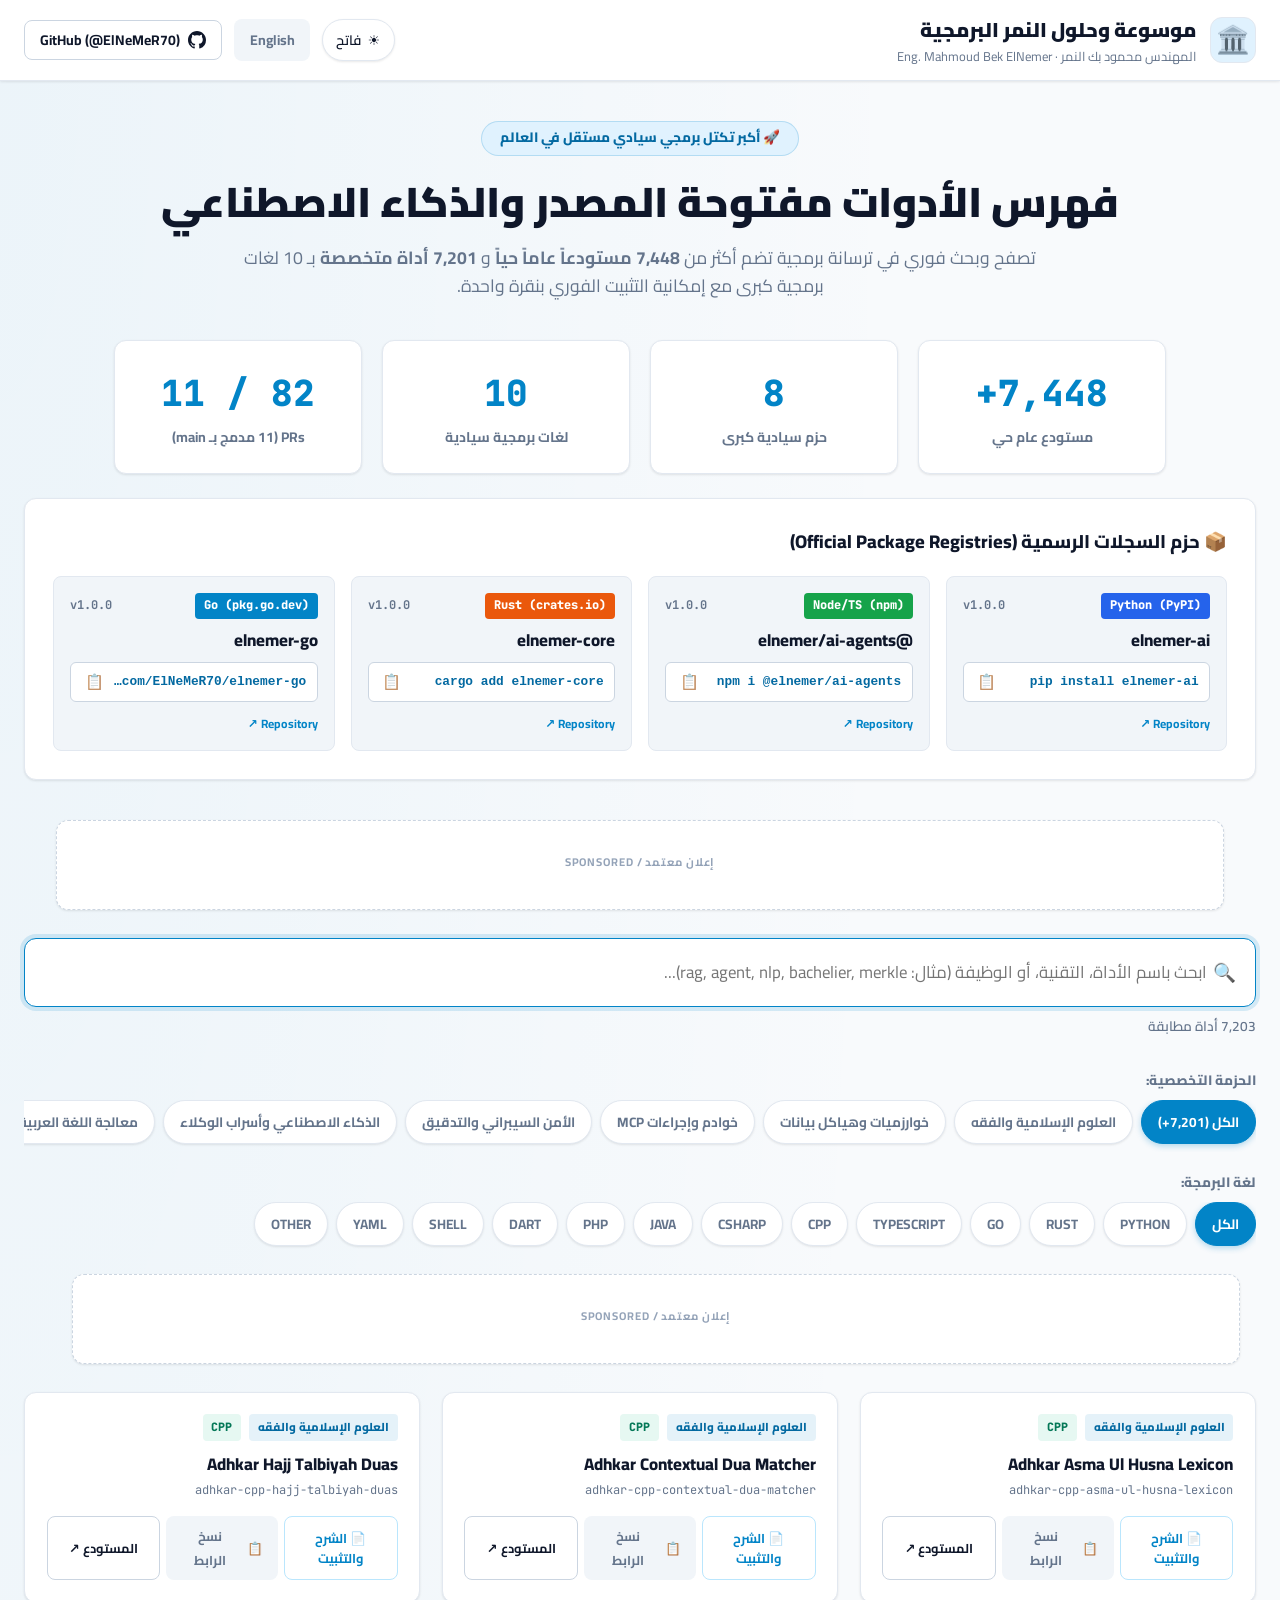
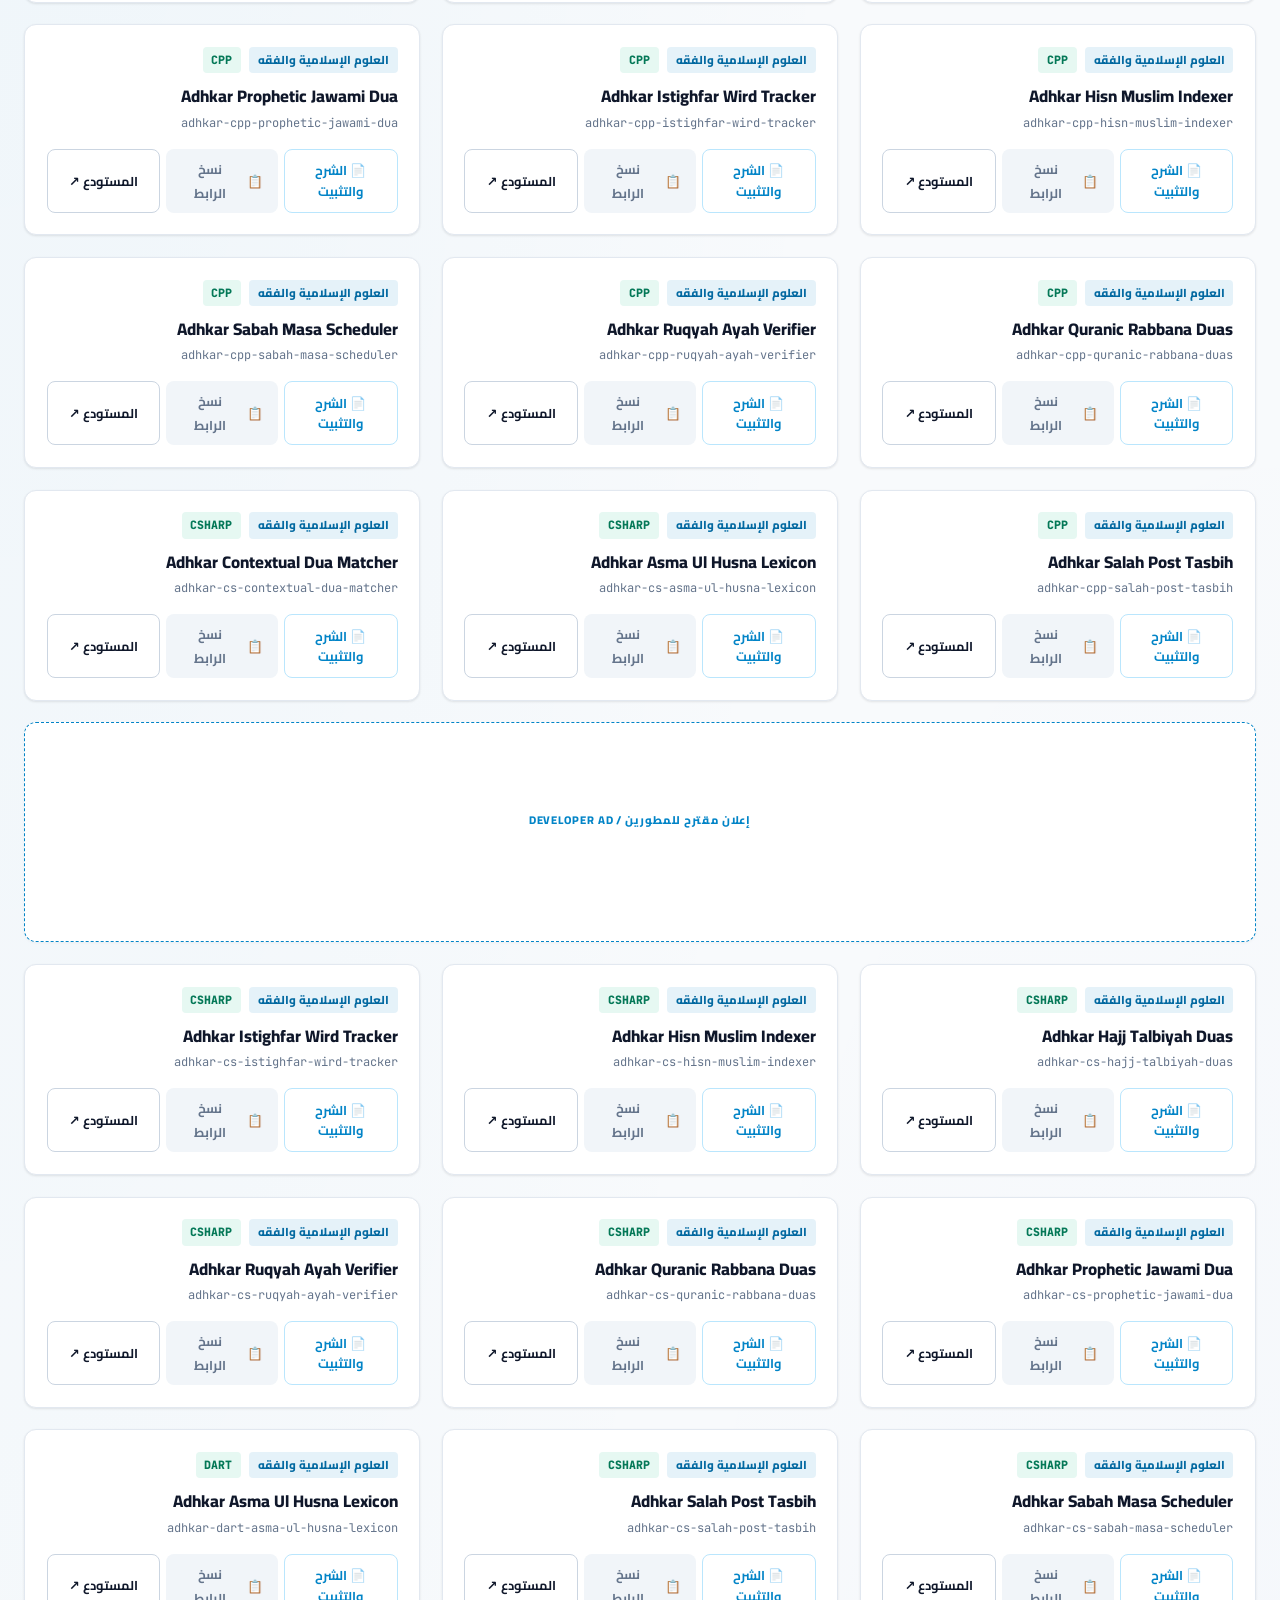
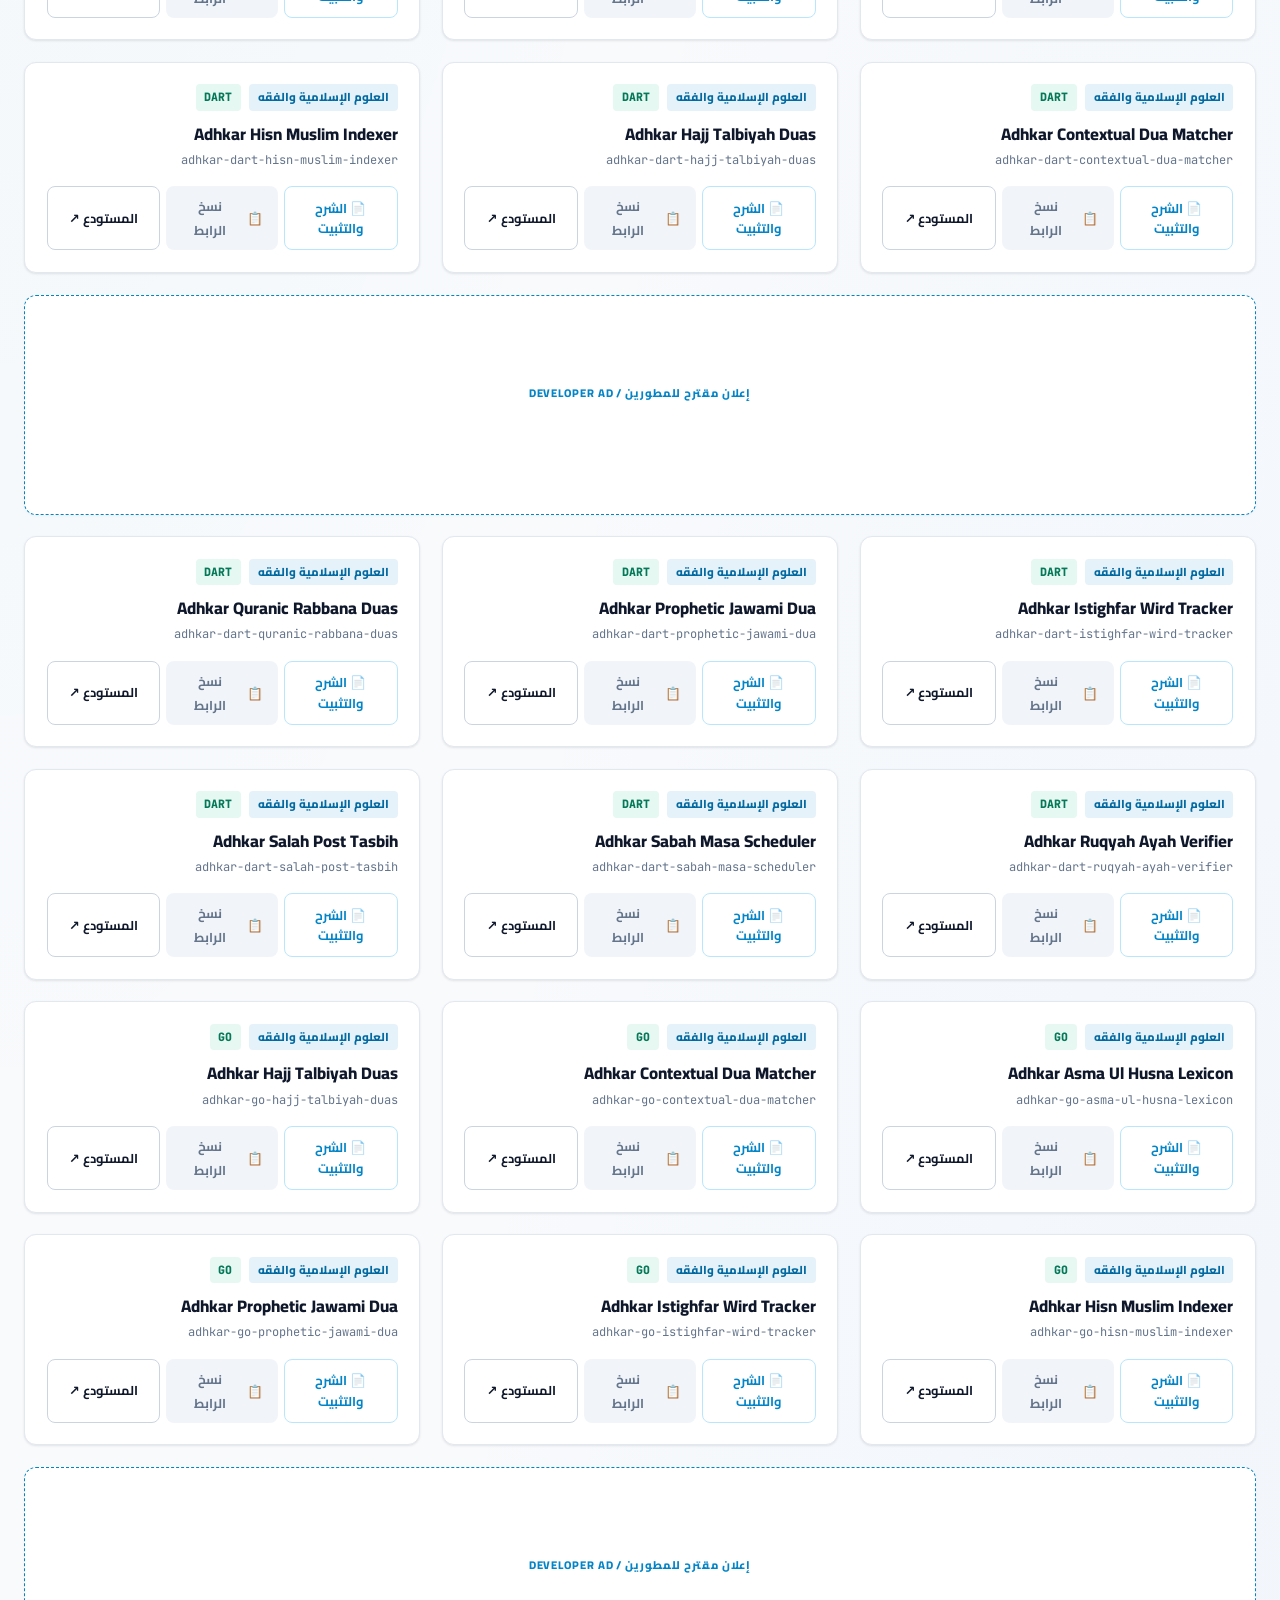
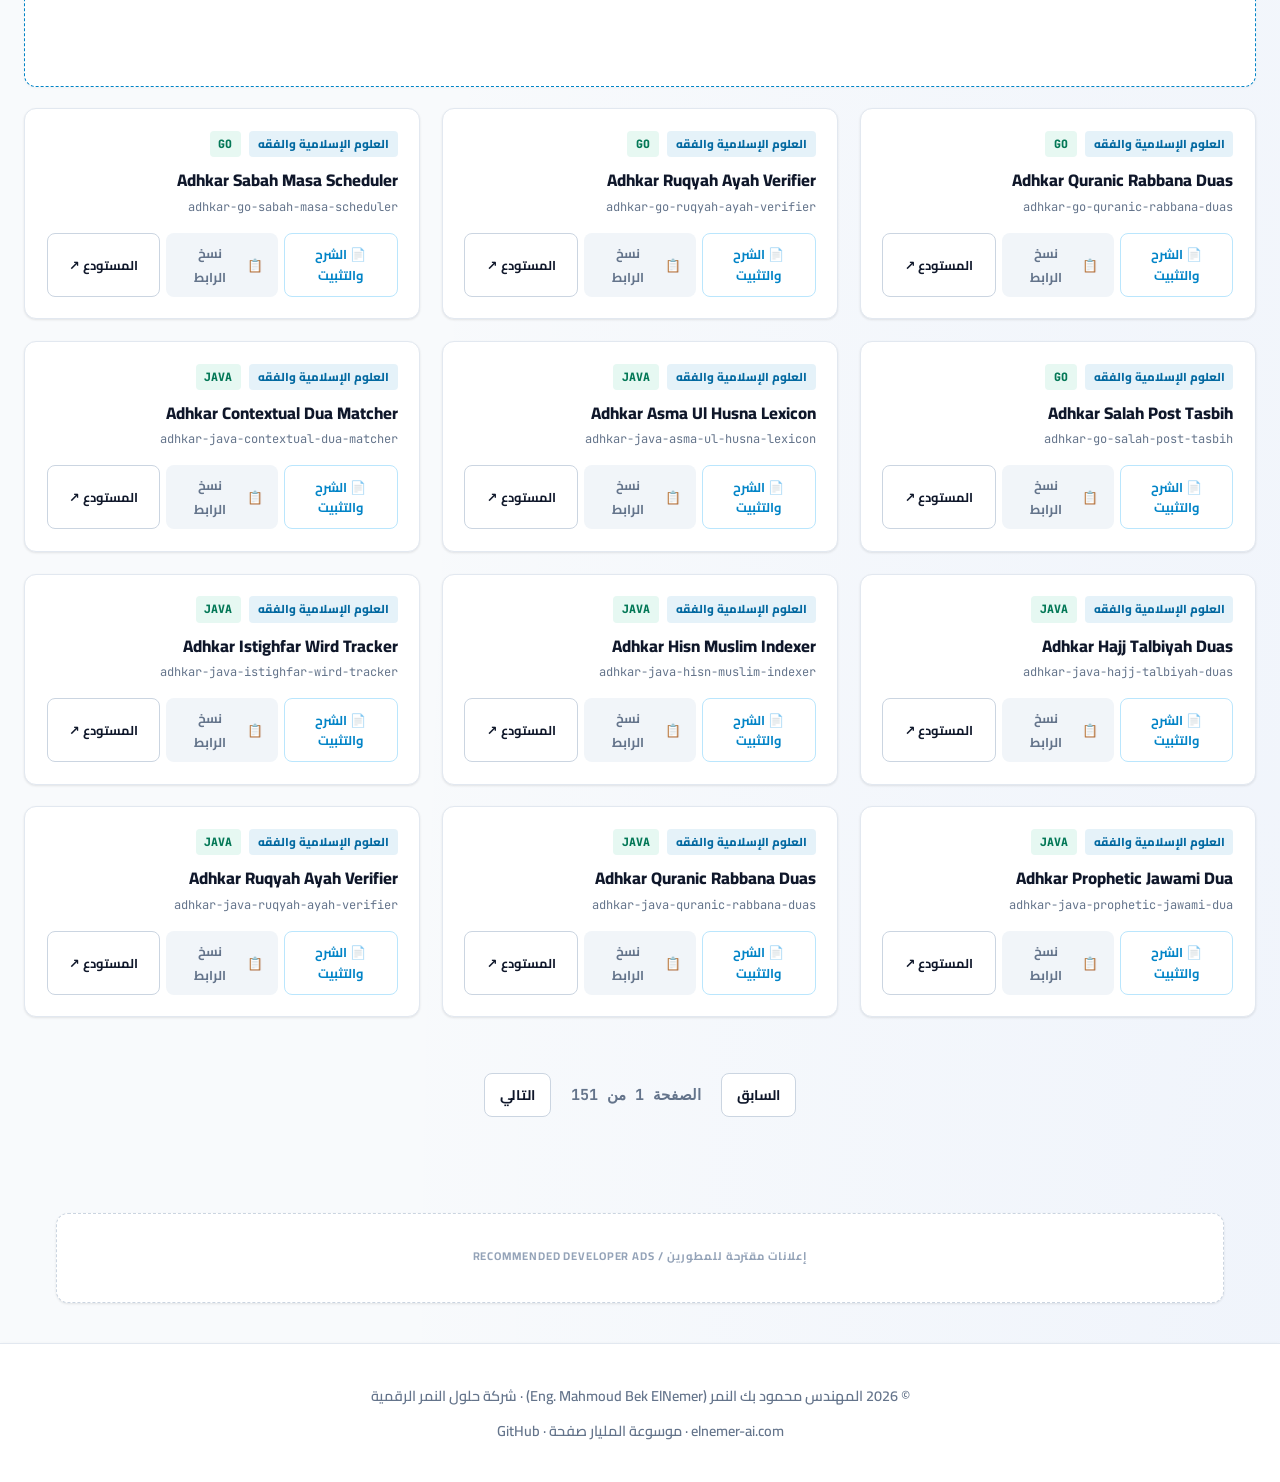
<file: index.html>
<!DOCTYPE html>
<html lang="ar" dir="rtl" data-theme="light">
<head>
  <meta charset="UTF-8">
  <meta name="viewport" content="width=device-width, initial-scale=1.0">
  <title>ElNeMeR Mega Hub — موسوعة وأدوات الذكاء الاصطناعي السيادية (7,448+ Repos & 7,201 Tools)</title>
  <meta name="description" content="البوابة الرسمية الشاملة لترسانة حلول وأدوات الذكاء الاصطناعي السيادية للمهندس محمود بك النمر. فهرس فوري لأكثر من 7,448 مستودعاً و 7,201 أداة عبر 8 حزم تخصصية كبرى و10 لغات برمجية.">
  <meta name="keywords" content="ElNeMeR, Mahmoud Bek ElNemer, AI Tools, Artificial Intelligence, Open Source, Python AI, PyPI, npm, Rust Crates, Go Dev, Islamic AI, Cyber Security, Arabic NLP, Quantitative Finance, BioMed AI, Agent Swarms">
  <meta name="author" content="Eng. Mahmoud Bek ElNemer">
  <meta name="robots" content="index, follow, max-image-preview:large, max-snippet:-1, max-video-preview:-1">
  <link rel="canonical" href="https://elnemer-ai.com/megahub/">
  
  <!-- Open Graph / Facebook -->
  <meta property="og:type" content="website">
  <meta property="og:url" content="https://elnemer-ai.com/megahub/">
  <meta property="og:site_name" content="ElNeMeR AI Mega Hub">
  <meta property="og:title" content="ElNeMeR Mega Hub — موسوعة وأدوات الذكاء الاصطناعي السيادية">
  <meta property="og:description" content="فهرس فوري وبحث شامل في 7,448+ مستودعاً مفتوح المصدر و 7,201 أداة ذكاء اصطناعي سيادية مع إمكانية التثبيت الفوري بنقرة واحدة.">
  <meta property="og:locale" content="ar_AR">
  <meta property="og:locale:alternate" content="en_US">

  <!-- Twitter Card -->
  <meta name="twitter:card" content="summary_large_image">
  <meta name="twitter:creator" content="@ElNeMeR70">
  <meta name="twitter:title" content="ElNeMeR Mega Hub — ترسانة الـ 7,448 مستودع و 7,201 أداة AI">
  <meta name="twitter:description" content="تصفح وبحث فوري في أكبر تكتل برمجي سيادي مفتوح المصدر للمهندس محمود بك النمر بـ 10 لغات برمجية.">

  <!-- JSON-LD Structured Data for Google SEO Rich Snippets -->
  <script type="application/ld+json">
  {
    "@context": "https://schema.org",
    "@graph": [
      {
        "@type": "WebSite",
        "@id": "https://elnemer-ai.com/megahub/#website",
        "url": "https://elnemer-ai.com/megahub/",
        "name": "ElNeMeR AI Mega Hub",
        "description": "فهرس وأدوات الذكاء الاصطناعي مفتوحة المصدر - 7,448 مستودع و 7,201 أداة",
        "inLanguage": ["ar", "en"],
        "potentialAction": {
          "@type": "SearchAction",
          "target": "https://elnemer-ai.com/megahub/?q={search_term_string}",
          "query-input": "required name=search_term_string"
        }
      },
      {
        "@type": "Person",
        "@id": "https://github.com/ElNeMeR70#person",
        "name": "Eng. Mahmoud Bek ElNemer",
        "alternateName": "المهندس محمود بك النمر",
        "url": "https://github.com/ElNeMeR70",
        "jobTitle": "Chief AI Architect & Founder",
        "worksFor": {
          "@type": "Organization",
          "name": "ElNeMeR AI Solutions",
          "url": "https://elnemer-ai.com"
        },
        "sameAs": [
          "https://github.com/ElNeMeR70",
          "https://elnemer-ai.com"
        ]
      },
      {
        "@type": "DataCatalog",
        "@id": "https://elnemer-ai.com/megahub/#catalog",
        "name": "ElNeMeR 7,201 Sovereign Tools Catalogue",
        "description": "8 Specialized Mega-Suites covering AI, Arabic NLP, Cyber Security, Quantitative Finance, Biomedical AI, Multi-Agent Systems, Polyglot Runtimes, and Islamic Knowledge.",
        "creator": {
          "@id": "https://github.com/ElNeMeR70#person"
        }
      }
    ]
  }
  </script>

  <!-- Google Fonts -->
  <link rel="preconnect" href="https://fonts.googleapis.com">
  <link rel="preconnect" href="https://fonts.gstatic.com" crossorigin>
  <link href="https://fonts.googleapis.com/css2?family=Cairo:wght@400;600;700;800;900&family=JetBrains+Mono:wght@400;500;700&display=swap" rel="stylesheet">
  <link rel="stylesheet" href="style.css">

  <!-- Google AdSense Script Integration -->
  <!-- الحساب الرسمي للمهندس محمود بك النمر -->
  <script async src="https://pagead2.googlesyndication.com/pagead/js/adsbygoogle.js?client=ca-pub-6374003238265902" crossorigin="anonymous"></script>
</head>
<body>
  <!-- Header -->
  <header class="navbar">
    <div class="nav-container">
      <div class="brand">
        <div class="logo-badge">🏛️</div>
        <div>
          <h1 class="brand-title" data-i18n="brand_title">موسوعة وحلول النمر البرمجية</h1>
          <p class="brand-sub" data-i18n="brand_sub">المهندس محمود بك النمر · Eng. Mahmoud Bek ElNemer</p>
        </div>
      </div>
      <div class="nav-actions">
        <button id="themeToggle" class="theme-toggle-btn" aria-label="Toggle Theme">
          <span id="themeIcon">☀️</span>
          <span id="themeLabel" data-i18n="theme_light">فاتح</span>
        </button>
        <button id="langToggle" class="btn btn-ghost">English</button>
        <a href="https://github.com/ElNeMeR70" target="_blank" rel="noopener" class="btn btn-outline">
          <svg width="18" height="18" viewBox="0 0 24 24" fill="currentColor"><path d="M12 0C5.37 0 0 5.37 0 12c0 5.31 3.435 9.795 8.205 11.385.6.105.825-.255.825-.57 0-.285-.015-1.23-.015-2.235-3.015.555-3.795-.735-4.035-1.41-.135-.345-.72-1.41-1.23-1.695-.42-.225-1.02-.78-.015-.795.945-.015 1.62.87 1.845 1.23 1.08 1.815 2.805 1.305 3.495.99.105-.78.42-1.305.765-1.605-2.67-.3-5.46-1.335-5.46-5.925 0-1.305.465-2.385 1.23-3.225-.12-.3-.54-1.53.12-3.18 0 0 1.005-.315 3.3 1.23.96-.27 1.98-.405 3-.405s2.04.135 3 .405c2.295-1.56 3.3-1.23 3.3-1.23.66 1.65.24 2.88.12 3.18.765.84 1.23 1.905 1.23 3.225 0 4.605-2.805 5.625-5.475 5.925.435.375.81 1.095.81 2.22 0 1.605-.015 2.895-.015 3.3 0 .315.225.69.825.57A12.02 12.02 0 0024 12c0-6.63-5.37-12-12-12z"/></svg>
          <span data-i18n="github_profile">GitHub (@ElNeMeR70)</span>
        </a>
      </div>
    </div>
  </header>

  <!-- Hero Section -->
  <section class="hero">
    <div class="hero-content">
      <div class="badge-pill" data-i18n="hero_pill">🚀 أكبر تكتل برمجي سيادي مستقل في العالم</div>
      <h2 class="hero-heading" data-i18n="hero_title">فهرس الأدوات مفتوحة المصدر والذكاء الاصطناعي</h2>
      <p class="hero-desc" data-i18n="hero_desc">
        تصفح وبحث فوري في ترسانة برمجية تضم أكثر من <b>7,448 مستودعاً عاماً حياً</b> و <b>7,201 أداة متخصصة</b> بـ 10 لغات برمجية كبرى مع إمكانية التثبيت الفوري بنقرة واحدة.
      </p>

      <!-- Stats Counters -->
      <div class="stats-grid">
        <div class="stat-card">
          <div class="stat-num">7,448+</div>
          <div class="stat-label" data-i18n="stat_repos">مستودع عام حي</div>
        </div>
        <div class="stat-card">
          <div class="stat-num">8</div>
          <div class="stat-label" data-i18n="stat_suites">حزم سيادية كبرى</div>
        </div>
        <div class="stat-card">
          <div class="stat-num">10</div>
          <div class="stat-label" data-i18n="stat_langs">لغات برمجية سيادية</div>
        </div>
        <div class="stat-card">
          <div class="stat-num">82 / 11</div>
          <div class="stat-label" data-i18n="stat_prs">PRs (11 مدمج بـ main)</div>
        </div>
      </div>
    </div>
  </section>

  <!-- Official Packages Registry Bar -->
  <section class="official-packages">
    <div class="packages-container">
      <h3 class="packages-title" data-i18n="packages_title">📦 حزم السجلات الرسمية (Official Package Registries)</h3>
      <div class="packages-grid">
        <div class="pkg-card">
          <div class="pkg-header">
            <span class="pkg-tag py">Python (PyPI)</span>
            <span class="pkg-ver">v1.0.0</span>
          </div>
          <div class="pkg-name">elnemer-ai</div>
          <div class="code-box">
            <code>pip install elnemer-ai</code>
            <button class="copy-btn" onclick="copyCode('pip install elnemer-ai', this)">📋</button>
          </div>
          <a href="https://github.com/ElNeMeR70/elnemer-ai" target="_blank" class="pkg-link">Repository ↗</a>
        </div>

        <div class="pkg-card">
          <div class="pkg-header">
            <span class="pkg-tag node">Node/TS (npm)</span>
            <span class="pkg-ver">v1.0.0</span>
          </div>
          <div class="pkg-name">@elnemer/ai-agents</div>
          <div class="code-box">
            <code>npm i @elnemer/ai-agents</code>
            <button class="copy-btn" onclick="copyCode('npm i @elnemer/ai-agents', this)">📋</button>
          </div>
          <a href="https://github.com/ElNeMeR70/elnemer-ai-agents" target="_blank" class="pkg-link">Repository ↗</a>
        </div>

        <div class="pkg-card">
          <div class="pkg-header">
            <span class="pkg-tag rs">Rust (crates.io)</span>
            <span class="pkg-ver">v1.0.0</span>
          </div>
          <div class="pkg-name">elnemer-core</div>
          <div class="code-box">
            <code>cargo add elnemer-core</code>
            <button class="copy-btn" onclick="copyCode('cargo add elnemer-core', this)">📋</button>
          </div>
          <a href="https://github.com/ElNeMeR70/elnemer-core" target="_blank" class="pkg-link">Repository ↗</a>
        </div>

        <div class="pkg-card">
          <div class="pkg-header">
            <span class="pkg-tag go">Go (pkg.go.dev)</span>
            <span class="pkg-ver">v1.0.0</span>
          </div>
          <div class="pkg-name">elnemer-go</div>
          <div class="code-box">
            <code>go get github.com/ElNeMeR70/elnemer-go</code>
            <button class="copy-btn" onclick="copyCode('go get github.com/ElNeMeR70/elnemer-go', this)">📋</button>
          </div>
          <a href="https://github.com/ElNeMeR70/elnemer-go" target="_blank" class="pkg-link">Repository ↗</a>
        </div>
      </div>
    </div>
  </section>

  <!-- Top Leaderboard Ad Unit -->
  <div class="ad-slot-wrapper">
    <div class="ad-slot-box">
      <span class="ad-disclosure" data-i18n="ad_label">إعلان معتمد / Sponsored</span>
      <ins class="adsbygoogle"
           style="display:block"
           data-ad-client="ca-pub-6374003238265902"
           data-ad-slot="2872380691"
           data-ad-format="auto"
           data-full-width-responsive="true"></ins>
      <script>(adsbygoogle = window.adsbygoogle || []).push({});</script>
    </div>
  </div>

  <!-- Main Tools Explorer -->
  <main class="main-container">
    <!-- Search Bar -->
    <div class="search-box">
      <div class="search-input-wrapper">
        <span class="search-icon">🔍</span>
        <input type="text" id="searchInput" placeholder="ابحث باسم الأداة، التقنية، أو الوظيفة (مثال: rag, agent, nlp, bachelier, merkle)..." autofocus>
        <button id="clearSearch" class="clear-btn" style="display:none;">✕</button>
      </div>
      <div class="search-stats">
        <span id="matchCount">0</span> <span data-i18n="results_found">أداة مطابقة</span>
      </div>
    </div>

    <!-- Suite Tabs Filter -->
    <div class="filter-section">
      <div class="filter-label" data-i18n="filter_suite">الحزمة التخصصية:</div>
      <div class="filter-scroll" id="suiteTabs">
        <button class="filter-pill active" data-suite="all" data-i18n="all">الكل (7,201+)</button>
      </div>
    </div>

    <!-- Language Filter -->
    <div class="filter-section">
      <div class="filter-label" data-i18n="filter_lang">لغة البرمجة:</div>
      <div class="filter-scroll" id="langTabs">
        <button class="lang-pill active" data-lang="all" data-i18n="all">الكل</button>
      </div>
    </div>

    <!-- Mid-Page In-Feed Multiplex Ad Unit -->
    <div class="ad-slot-wrapper" style="margin: 1.25rem 0 1.75rem 0;">
      <div class="ad-slot-box" style="padding:1rem;">
        <span class="ad-disclosure" data-i18n="ad_label">إعلان معتمد / Sponsored</span>
        <ins class="adsbygoogle"
             style="display:block"
             data-ad-client="ca-pub-6374003238265902"
             data-ad-slot="2872380691"
             data-ad-format="autorelaxed"></ins>
        <script>(adsbygoogle = window.adsbygoogle || []).push({});</script>
      </div>
    </div>

    <!-- Tools Grid -->
    <div class="tools-grid" id="toolsGrid">
      <div class="loading" data-i18n="loading">جاري تحميل وتجهيز الفهرس الشامل للأدوات...</div>
    </div>

    <!-- Pagination / Load More -->
    <div class="pagination-bar" id="paginationBar">
      <button id="prevPage" class="btn btn-outline" data-i18n="prev">السابق</button>
      <span id="pageInfo">الصفحة 1 من 1</span>
      <button id="nextPage" class="btn btn-outline" data-i18n="next">التالي</button>
    </div>
  </main>

  <!-- Tool Detail Modal -->
  <div class="modal-backdrop" id="modalBackdrop">
    <div class="modal-card">
      <button class="modal-close" id="modalClose">✕</button>
      <div id="modalContent"></div>
    </div>
  </div>

  <!-- Bottom Anchor Multiplex Ad Unit -->
  <div class="ad-slot-wrapper" style="margin-top: 2rem; margin-bottom: 2.5rem;">
    <div class="ad-slot-box" style="padding:1.25rem;">
      <span class="ad-disclosure" data-i18n="ad_label">إعلانات مقترحة للمطورين / Recommended Developer Ads</span>
      <ins class="adsbygoogle"
           style="display:block"
           data-ad-client="ca-pub-6374003238265902"
           data-ad-slot="2872380691"
           data-ad-format="autorelaxed"></ins>
      <script>(adsbygoogle = window.adsbygoogle || []).push({});</script>
    </div>
  </div>

  <!-- Footer -->
  <footer class="footer">
    <div class="footer-container">
      <p data-i18n="footer_rights">© 2026 المهندس محمود بك النمر (Eng. Mahmoud Bek ElNemer) · شركة حلول النمر الرقمية</p>
      <p class="footer-links">
        <a href="https://elnemer-ai.com" target="_blank">elnemer-ai.com</a> ·
        <a href="https://million.elnemer-ai.com" target="_blank">موسوعة المليار صفحة</a> ·
        <a href="https://github.com/ElNeMeR70" target="_blank">GitHub</a>
      </p>
    </div>
  </footer>

  <script src="app.js"></script>
</body>
</html>
</file>
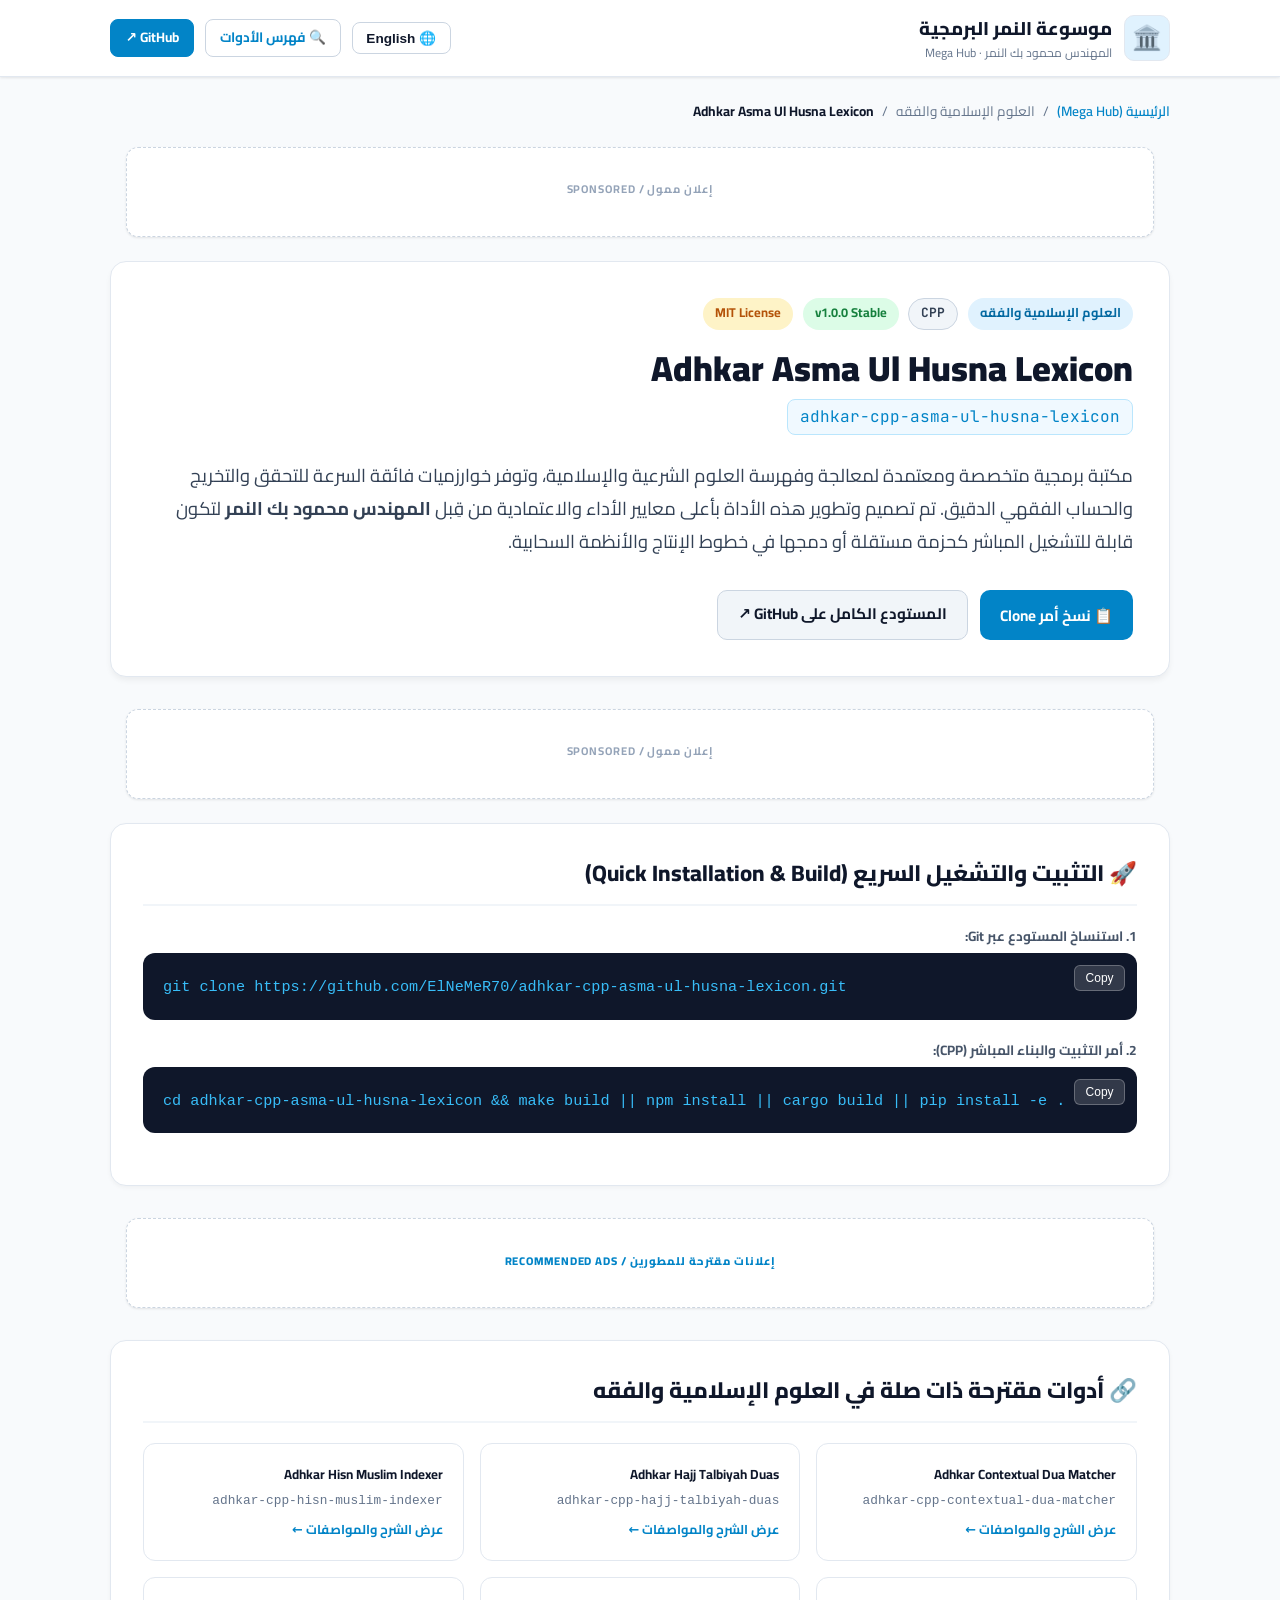
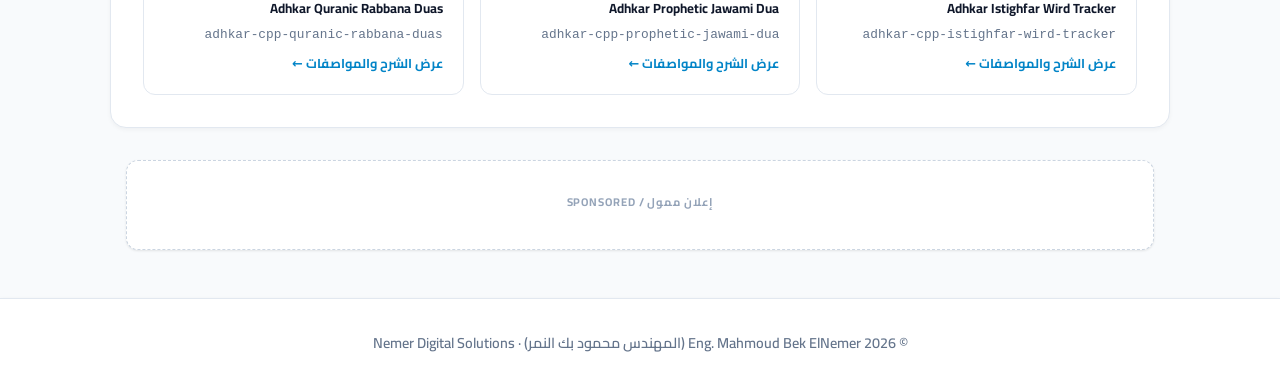
<file: tool.html>
<!DOCTYPE html>
<html lang="ar" dir="rtl" data-theme="light">
<head>
  <meta charset="UTF-8">
  <meta name="viewport" content="width=device-width, initial-scale=1.0">
  <title id="pageTitle">تفاصيل وشرح الأداة البرمجية — موسوعة النمر</title>
  <meta id="metaDesc" name="description" content="شرح ومواصفات الأداة البرمجية مفتوحة المصدر من موسوعة وحلول النمر للمهندس محمود بك النمر.">
  <link rel="preconnect" href="https://fonts.googleapis.com">
  <link rel="preconnect" href="https://fonts.gstatic.com" crossorigin>
  <link href="https://fonts.googleapis.com/css2?family=Cairo:wght@400;600;700;800;900&family=JetBrains+Mono:wght@400;500;700&display=swap" rel="stylesheet">
  <link rel="stylesheet" href="style.css">

  <!-- Official Google AdSense Integration -->
  <script async src="https://pagead2.googlesyndication.com/pagead/js/adsbygoogle.js?client=ca-pub-6374003238265902" crossorigin="anonymous"></script>

  <style>
    body { background: #f8fafc !important; color: #0f172a !important; }
    .page-container { max-width: 1100px; margin: 1.5rem auto 3rem auto; padding: 0 1.25rem; }
    .breadcrumbs { display: flex; align-items: center; gap: 0.5rem; font-size: 0.85rem; color: #64748b; margin-bottom: 1.5rem; flex-wrap: wrap; }
    .breadcrumbs a { color: #0284c7; text-decoration: none; font-weight: 600; }
    .breadcrumbs a:hover { text-decoration: underline; }
    .tool-hero-card { background: #ffffff; border: 1px solid #e2e8f0; border-radius: 16px; padding: 2.25rem; box-shadow: 0 4px 6px -1px rgba(0,0,0,0.06); margin-bottom: 2rem; }
    .tool-badges { display: flex; gap: 0.6rem; margin-bottom: 1rem; flex-wrap: wrap; }
    .badge-suite { background: #e0f2fe; color: #0369a1; padding: 0.3rem 0.75rem; border-radius: 9999px; font-size: 0.8rem; font-weight: 700; }
    .badge-lang { background: #f1f5f9; color: #334155; padding: 0.3rem 0.75rem; border-radius: 9999px; font-size: 0.8rem; font-family: 'JetBrains Mono', monospace; font-weight: 700; border: 1px solid #cbd5e1; }
    .tool-hero-title { font-size: 2.2rem; font-weight: 900; color: #0f172a; line-height: 1.3; margin-bottom: 0.5rem; }
    .tool-id-name { font-family: 'JetBrains Mono', monospace; font-size: 1rem; color: #0284c7; background: #f0f9ff; display: inline-block; padding: 0.25rem 0.75rem; border-radius: 8px; margin-bottom: 1.5rem; border: 1px solid #bae6fd; }
    .tool-desc-lead { font-size: 1.15rem; line-height: 1.8; color: #334155; margin-bottom: 2rem; }
    .content-section { background: #ffffff; border: 1px solid #e2e8f0; border-radius: 16px; padding: 2rem; box-shadow: 0 2px 4px rgba(0,0,0,0.04); margin-bottom: 2rem; }
    .content-section h3 { font-size: 1.4rem; font-weight: 800; color: #0f172a; margin-bottom: 1.25rem; border-bottom: 2px solid #f1f5f9; padding-bottom: 0.75rem; }
    .features-list { display: grid; grid-template-columns: repeat(auto-fit, minmax(280px, 1fr)); gap: 1rem; margin-top: 1rem; }
    .feature-item { background: #f8fafc; border: 1px solid #e2e8f0; border-radius: 12px; padding: 1.25rem; }
    .feature-item h4 { font-size: 1rem; font-weight: 700; color: #0284c7; margin-bottom: 0.35rem; }
    .feature-item p { font-size: 0.9rem; color: #64748b; line-height: 1.5; }
    .terminal-box { background: #0f172a; color: #f8fafc; border-radius: 12px; padding: 1.25rem; font-family: 'JetBrains Mono', monospace; position: relative; margin-bottom: 1.25rem; direction: ltr; text-align: left; }
    .terminal-box code { color: #38bdf8; font-size: 0.95rem; }
    .terminal-copy-btn { position: absolute; top: 0.75rem; right: 0.75rem; background: rgba(255,255,255,0.15); border: 1px solid rgba(255,255,255,0.25); color: #ffffff; padding: 0.3rem 0.65rem; border-radius: 6px; font-size: 0.75rem; cursor: pointer; }
    .related-grid { display: grid; grid-template-columns: repeat(auto-fill, minmax(260px, 1fr)); gap: 1rem; margin-top: 1rem; }
    .related-card { background: #ffffff; border: 1px solid #e2e8f0; border-radius: 12px; padding: 1.25rem; text-decoration: none; color: inherit; transition: all 0.2s; display: flex; flex-direction: column; }
    .related-card:hover { border-color: #0284c7; transform: translateY(-2px); box-shadow: 0 4px 12px rgba(2, 132, 199, 0.1); }
    .lang-btn { background: #ffffff; border: 1px solid #cbd5e1; color: #0f172a; padding: 0.45rem 0.85rem; border-radius: 8px; font-size: 0.85rem; font-weight: 700; cursor: pointer; display: inline-flex; align-items: center; gap: 0.4rem; }
    .lang-btn:hover { border-color: #0284c7; color: #0284c7; }
  </style>
</head>
<body>

  <!-- Header -->
  <header class="navbar" style="background:#ffffff; border-bottom:1px solid #e2e8f0;">
    <div class="nav-container" style="max-width:1100px; margin:0 auto; padding:0.85rem 1.25rem; display:flex; justify-content:space-between; align-items:center; flex-wrap:wrap; gap:0.75rem;">
      <a href="index.html" class="brand" style="display:flex; align-items:center; gap:0.75rem; text-decoration:none; color:inherit;">
        <div class="logo-badge" style="background:#e0f2fe; padding:0.4rem 0.6rem; border-radius:10px; font-size:1.5rem;">🏛️</div>
        <div>
          <h1 class="brand-title" id="navTitle" style="font-size:1.15rem; font-weight:800; color:#0f172a; margin:0;">موسوعة النمر البرمجية</h1>
          <p class="brand-sub" id="navSub" style="font-size:0.75rem; color:#64748b; margin:0;">المهندس محمود بك النمر · Mega Hub</p>
        </div>
      </a>
      <div style="display:flex; gap:0.65rem; align-items:center;">
        <button id="langToggleBtn" class="lang-btn">🌐 English</button>
        <a href="index.html" class="btn btn-outline" id="navDirBtn" style="border:1px solid #cbd5e1; padding:0.45rem 0.9rem; border-radius:8px; font-size:0.85rem; font-weight:700; color:#0284c7; background:#ffffff;">
          🔍 فهرس الأدوات
        </a>
        <a id="navGithubBtn" href="https://github.com/ElNeMeR70" target="_blank" rel="noopener" class="btn btn-outline" style="border:1px solid #0284c7; background:#0284c7; color:#ffffff; padding:0.45rem 0.9rem; border-radius:8px; font-size:0.85rem; font-weight:700;">
          GitHub ↗
        </a>
      </div>
    </div>
  </header>

  <div class="page-container">
    <nav class="breadcrumbs">
      <a href="index.html" id="bcHome">الرئيسية (Mega Hub)</a>
      <span>/</span>
      <span id="bcSuite">الحزمة السيادية</span>
      <span>/</span>
      <span id="bcTitle" style="color:#0f172a; font-weight:700;">الأداة</span>
    </nav>

    <!-- TOP LEADERBOARD AD UNIT -->
    <div class="ad-slot-wrapper" style="margin: 1rem 0 1.5rem 0;">
      <div class="ad-slot-box">
        <span class="ad-disclosure" id="adTopLabel">إعلان ممول / Sponsored</span>
        <ins class="adsbygoogle"
             style="display:block"
             data-ad-client="ca-pub-6374003238265902"
             data-ad-slot="2872380691"
             data-ad-format="auto"
             data-full-width-responsive="true"></ins>
        <script>(adsbygoogle = window.adsbygoogle || []).push({});</script>
      </div>
    </div>

    <!-- Hero Card -->
    <section class="tool-hero-card" id="heroCard">
      <div class="loading" style="text-align:center; padding:2rem;">جاري تحميل تفاصيل الأداة...</div>
    </section>

    <!-- IN-ARTICLE AD UNIT -->
    <div class="ad-slot-wrapper" style="margin: 1.5rem 0;">
      <div class="ad-slot-box">
        <span class="ad-disclosure" id="adMidLabel">إعلان ممول / Sponsored</span>
        <ins class="adsbygoogle"
             style="display:block"
             data-ad-client="ca-pub-6374003238265902"
             data-ad-slot="2872380691"
             data-ad-format="horizontal"
             data-full-width-responsive="true"></ins>
        <script>(adsbygoogle = window.adsbygoogle || []).push({});</script>
      </div>
    </div>

    <!-- Quick Install Section -->
    <section class="content-section" id="installSection" style="display:none;">
      <h3 id="installHeading">🚀 التثبيت والتشغيل السريع (Quick Installation & Build)</h3>
      <div style="margin-bottom:1rem;">
        <label id="lblClone" style="display:block; font-weight:700; font-size:0.85rem; color:#475569; margin-bottom:0.35rem;">1. استنساخ المستودع عبر Git:</label>
        <div class="terminal-box">
          <code id="cloneCmd">git clone ...</code>
          <button class="terminal-copy-btn" onclick="copyFromEl('cloneCmd', this)">Copy</button>
        </div>
      </div>
      <div>
        <label id="lblBuild" style="display:block; font-weight:700; font-size:0.85rem; color:#475569; margin-bottom:0.35rem;">2. أمر التثبيت والبناء المباشر:</label>
        <div class="terminal-box">
          <code id="buildCmd">build ...</code>
          <button class="terminal-copy-btn" onclick="copyFromEl('buildCmd', this)">Copy</button>
        </div>
      </div>
    </section>

    <!-- MULTIPLEX RECOMMENDATION AD UNIT -->
    <div class="ad-slot-wrapper" style="margin: 2rem 0;">
      <div class="ad-slot-box" style="padding:1.25rem;">
        <span class="ad-disclosure" id="adMultiLabel" style="color:#0284c7; font-weight:800;">إعلانات مقترحة للمطورين / Recommended Ads</span>
        <ins class="adsbygoogle"
             style="display:block"
             data-ad-format="autorelaxed"
             data-ad-client="ca-pub-6374003238265902"
             data-ad-slot="2872380691"></ins>
        <script>(adsbygoogle = window.adsbygoogle || []).push({});</script>
      </div>
    </div>

    <!-- Related Tools -->
    <section class="content-section" id="relatedSection" style="display:none;">
      <h3 id="relatedHeading">🔗 أدوات مقترحة ذات صلة</h3>
      <div class="related-grid" id="relatedGrid"></div>
    </section>

    <!-- BOTTOM ANCHOR AD UNIT -->
    <div class="ad-slot-wrapper" style="margin: 2rem 0;">
      <div class="ad-slot-box">
        <span class="ad-disclosure" id="adBottomLabel">إعلان ممول / Sponsored</span>
        <ins class="adsbygoogle"
             style="display:block"
             data-ad-client="ca-pub-6374003238265902"
             data-ad-slot="2872380691"
             data-ad-format="auto"
             data-full-width-responsive="true"></ins>
        <script>(adsbygoogle = window.adsbygoogle || []).push({});</script>
      </div>
    </div>
  </div>

  <footer class="footer" style="background:#ffffff; border-top:1px solid #e2e8f0; padding:2rem 1rem; text-align:center;">
    <div class="footer-container" style="max-width:1100px; margin:0 auto; color:#64748b; font-size:0.9rem;">
      <p id="footerRights">© 2026 Eng. Mahmoud Bek ElNemer (المهندس محمود بك النمر) · Nemer Digital Solutions</p>
    </div>
  </footer>

  <script>
    let currentLang = 'ar';
    let toolData = null;
    let currentTool = null;

    const descriptions = {
      ar: [
        "مكتبة برمجية متخصصة ومعتمدة لمعالجة وفهرسة العلوم الشرعية والإسلامية، وتوفر خوارزميات فائقة السرعة للتحقق والتخريج والحساب الفقهي الدقيق.",
        "خوارزمية وهيكل بيانات متقدم متعدد اللغات لحل المسائل الحسابية المعقدة في زمن تنفيذ قياسي واستغلال أمثل للذاكرة.",
        "خادم ومحرك إجراءات متوافق مع بروتوكول MCP (Model Context Protocol) لتزويد نماذج الذكاء الاصطناعي بقدرات استدعاء دوال حية والربط مع بيئات التشغيل.",
        "أداة فحص واختبار أمني واختراق أخلاقي سيبراني لكشف الثغرات الأمنية، وتدقيق التشفير، ومراقبة حركة البيانات واكتشاف الشذوذ الأمني.",
        "نموذج ذكاء اصطناعي ونظام أسراب وكلاء مستقلين (Multi-Agent Swarm) لإدارة المهام الذاتية والتخطيط المنطقي المتوازي.",
        "محرك معالجة لغة عربية طبيعية (Arabic NLP) يوفر تجذير الكلمات، الإعراب الآلي، ضبط التشكيل وتصنيف النصوص بدقة فائقة.",
        "محرك تحليل مالي وإدارة مخاطر كمية (Quantitative Finance & Risk) لحساب احتمالات السوق، تسعير المشتقات ونماذج المحافظ الاستثمارية.",
        "نظام ذكاء اصطناعي معلوماتي حيوي (Bioinformatics & Genomic AI) لتحليل التسلسلات الجينومية والبروتينية والتنبؤ بالبنى الجزيئية."
      ],
      en: [
        "High-performance algorithmic library for processing, indexing, and verifying Islamic jurisprudence, Hadith chains (Isnad DAG), and astronomical solar-lunar calculations with microsecond execution.",
        "Advanced polyglot data structures and algorithmic implementations, optimized for minimal memory footprint and extreme throughput under concurrent load.",
        "Production-ready Model Context Protocol (MCP) server, providing LLMs and autonomous agents with low-latency tool execution and typed schemas.",
        "Sovereign cyber defense and vulnerability assessment tool, specializing in automated vulnerability discovery, cryptographic auditing, and network security inspection.",
        "Autonomous multi-agent orchestration runtime, enabling parallel swarm collaboration, chain-of-thought planning, and deterministic execution.",
        "Deep Arabic Natural Language Processing engine, featuring morphological stemmers, diacritic restoration, syntax parsers, and named entity recognition.",
        "Institutional-grade quantitative analytics and financial risk engine, implementing Monte Carlo simulations, volatility surfaces, and Black-Scholes/Bachelier pricing.",
        "Computational biology and genomic AI toolkit, engineered for sequence alignment, MSA matrix calculations, variant impact scoring, and structural analysis."
      ]
    };

    document.addEventListener("DOMContentLoaded", async () => {
      const urlParams = new URLSearchParams(window.location.search);
      const name = urlParams.get('name') || '';
      currentLang = urlParams.get('lang') === 'en' ? 'en' : 'ar';

      const resp = await fetch('tools.json');
      toolData = await resp.json();
      currentTool = toolData.tools.find(t => t.n === name) || toolData.tools[0];

      document.getElementById('langToggleBtn').addEventListener('click', toggleLanguage);
      renderPage();
    });

    function toggleLanguage() {
      currentLang = currentLang === 'ar' ? 'en' : 'ar';
      renderPage();
    }

    function renderPage() {
      document.documentElement.lang = currentLang;
      document.documentElement.dir = currentLang === 'ar' ? 'rtl' : 'ltr';

      const isAr = currentLang === 'ar';
      const suite = toolData.suites[currentTool.s] || { ar: 'حزمة سيادية', en: 'Sovereign Suite' };
      const suiteName = isAr ? suite.ar : suite.en;
      const lang = (toolData.languages[currentTool.l] || 'python').toUpperCase();
      const repoUrl = `https://github.com/ElNeMeR70/${currentTool.n}`;
      const cloneText = `git clone ${repoUrl}.git`;

      document.getElementById('langToggleBtn').textContent = isAr ? '🌐 English' : '🌐 العربية';
      document.getElementById('pageTitle').textContent = isAr
        ? `${currentTool.t} (${currentTool.n}) — أداة ${lang} في ${suiteName} | م. محمود بك النمر`
        : `${currentTool.t} (${currentTool.n}) — Sovereign ${lang} Tool in ${suiteName} | Eng. Mahmoud Bek ElNemer`;

      document.getElementById('navTitle').textContent = isAr ? 'موسوعة النمر البرمجية' : 'ElNeMeR AI Encyclopedia';
      document.getElementById('navSub').textContent = isAr ? 'المهندس محمود بك النمر · Mega Hub' : 'Eng. Mahmoud Bek ElNemer · Mega Hub';
      document.getElementById('navDirBtn').textContent = isAr ? '🔍 فهرس الأدوات' : '🔍 Directory';
      document.getElementById('bcHome').textContent = isAr ? 'الرئيسية (Mega Hub)' : 'Home (Mega Hub)';
      document.getElementById('bcSuite').textContent = suiteName;
      document.getElementById('bcTitle').textContent = currentTool.t;

      const desc = descriptions[currentLang][currentTool.s] || (isAr ? "أداة برمجية سيادية متقدمة." : "Advanced sovereign software tool.");

      const hero = document.getElementById('heroCard');
      hero.innerHTML = `
        <div class="tool-badges">
          <span class="badge-suite">${suiteName}</span>
          <span class="badge-lang">${lang}</span>
          <span class="badge-suite" style="background:#dcfce7; color:#15803d;">v1.0.0 Stable</span>
          <span class="badge-suite" style="background:#fef3c7; color:#b45309;">MIT License</span>
        </div>
        <h1 class="tool-hero-title">${currentTool.t}</h1>
        <div class="tool-id-name">${currentTool.n}</div>
        <p class="tool-desc-lead">
          ${desc} ${isAr ? 'تم تصميم وتطوير هذه الأداة بأعلى معايير الأداء والاعتمادية من قِبل <b>المهندس محمود بك النمر</b> لتكون قابلة للتشغيل المباشر كحزمة مستقلة أو دمجها في خطوط الإنتاج والأنظمة السحابية.' : 'Engineered and maintained with rigorous performance and deterministic standards by <b>Eng. Mahmoud Bek ElNemer</b> for standalone CLI deployment or direct cloud microservice integration.'}
        </p>
        <div style="display:flex; gap:0.75rem; flex-wrap:wrap;">
          <button class="btn" onclick="copyText('${cloneText}', this)" style="background:#0284c7; color:#ffffff; border:none; padding:0.65rem 1.25rem; border-radius:10px; font-weight:700; cursor:pointer; font-size:0.95rem;">
            📋 ${isAr ? 'نسخ أمر Clone' : 'Copy Git Clone'}
          </button>
          <a href="${repoUrl}" target="_blank" rel="noopener" style="background:#f1f5f9; color:#0f172a; border:1px solid #cbd5e1; padding:0.65rem 1.25rem; border-radius:10px; font-weight:700; text-decoration:none; font-size:0.95rem;">
            ${isAr ? 'المستودع الكامل على GitHub ↗' : 'View on GitHub ↗'}
          </a>
        </div>
      `;

      document.getElementById('installHeading').textContent = isAr ? '🚀 التثبيت والتشغيل السريع (Quick Installation & Build)' : '🚀 Quick Installation & Build Guide';
      document.getElementById('lblClone').textContent = isAr ? '1. استنساخ المستودع عبر Git:' : '1. Clone via Git:';
      document.getElementById('cloneCmd').textContent = cloneText;
      document.getElementById('lblBuild').textContent = isAr ? `2. أمر التثبيت والبناء المباشر (${lang}):` : `2. Build & Install (${lang}):`;
      document.getElementById('buildCmd').textContent = `cd ${currentTool.n} && make build || npm install || cargo build || pip install -e .`;
      document.getElementById('installSection').style.display = 'block';

      // Related tools
      const related = toolData.tools.filter(t => t.s === currentTool.s && t.n !== currentTool.n).slice(0, 6);
      if (related.length > 0) {
        document.getElementById('relatedHeading').textContent = isAr ? `🔗 أدوات مقترحة ذات صلة في ${suiteName}` : `🔗 Related Tools in ${suiteName}`;
        const grid = document.getElementById('relatedGrid');
        grid.innerHTML = related.map(r => `
          <a href="tool.html?name=${encodeURIComponent(r.n)}&lang=${currentLang}" class="related-card">
            <h5 style="font-weight:700; margin-bottom:0.35rem;">${r.t}</h5>
            <span style="font-size:0.8rem; color:#64748b; font-family:monospace;">${r.n}</span>
            <div style="margin-top:auto; padding-top:0.5rem; font-size:0.8rem; color:#0284c7; font-weight:700;">
              ${isAr ? 'عرض الشرح والمواصفات ←' : 'View Documentation →'}
            </div>
          </a>
        `).join('');
        document.getElementById('relatedSection').style.display = 'block';
      }
    }

    function copyText(txt, btn) {
      navigator.clipboard.writeText(txt).then(() => {
        const orig = btn.innerText;
        btn.innerText = currentLang === 'ar' ? "✅ تم النسخ!" : "✅ Copied!";
        setTimeout(() => { btn.innerText = orig; }, 1500);
      });
    }

    function copyFromEl(id, btn) {
      const text = document.getElementById(id).textContent;
      copyText(text, btn);
    }
  </script>
</body>
</html>
</file>
<file: style.css>
:root {
  /* Light Theme (Default: Crisp Corporate Luxury) */
  --bg-body: #f8fafc;
  --bg-surface: #ffffff;
  --bg-card: #ffffff;
  --bg-card-hover: #f1f5f9;
  --bg-subtle: #f1f5f9;
  --border: #e2e8f0;
  --border-strong: #cbd5e1;
  --border-active: #0284c7;
  --text-main: #0f172a;
  --text-muted: #64748b;
  --text-dim: #94a3b8;
  --primary: #0284c7;
  --primary-hover: #0369a1;
  --primary-light: #e0f2fe;
  --accent: #2563eb;
  --success: #059669;
  --shadow-sm: 0 1px 3px rgba(0,0,0,0.06), 0 1px 2px rgba(0,0,0,0.04);
  --shadow-md: 0 4px 6px -1px rgba(0,0,0,0.08), 0 2px 4px -2px rgba(0,0,0,0.05);
  --shadow-lg: 0 10px 15px -3px rgba(0,0,0,0.08), 0 4px 6px -4px rgba(0,0,0,0.04);
  --font-sans: 'Cairo', system-ui, -apple-system, sans-serif;
  --font-mono: 'JetBrains Mono', monospace;
  --radius: 12px;
}

[data-theme="dark"] {
  --bg-body: #0b1120;
  --bg-surface: #0f172a;
  --bg-card: rgba(15, 23, 42, 0.85);
  --bg-card-hover: rgba(30, 41, 59, 0.9);
  --bg-subtle: #1e293b;
  --border: rgba(255, 255, 255, 0.08);
  --border-strong: rgba(255, 255, 255, 0.15);
  --border-active: #38bdf8;
  --text-main: #f8fafc;
  --text-muted: #94a3b8;
  --text-dim: #64748b;
  --primary: #38bdf8;
  --primary-hover: #0284c7;
  --primary-light: rgba(2, 132, 199, 0.2);
  --accent: #3b82f6;
  --success: #10b981;
  --shadow-sm: 0 2px 4px rgba(0,0,0,0.3);
  --shadow-md: 0 4px 8px rgba(0,0,0,0.4);
  --shadow-lg: 0 12px 24px rgba(0,0,0,0.5);
}

* {
  margin: 0;
  padding: 0;
  box-sizing: border-box;
}

body {
  background-color: var(--bg-body);
  background-image: 
    radial-gradient(at 0% 0%, rgba(2, 132, 199, 0.05) 0px, transparent 50%),
    radial-gradient(at 100% 100%, rgba(37, 99, 235, 0.04) 0px, transparent 50%);
  color: var(--text-main);
  font-family: var(--font-sans);
  min-height: 100vh;
  line-height: 1.6;
  transition: background-color 0.3s ease, color 0.3s ease;
}

a {
  color: inherit;
  text-decoration: none;
}

/* Navbar */
.navbar {
  background: var(--bg-surface);
  border-bottom: 1px solid var(--border);
  position: sticky;
  top: 0;
  z-index: 100;
  box-shadow: var(--shadow-sm);
  transition: background-color 0.3s ease, border-color 0.3s ease;
}
.nav-container {
  max-width: 1300px;
  margin: 0 auto;
  padding: 0.85rem 1.5rem;
  display: flex;
  align-items: center;
  justify-content: space-between;
  flex-wrap: wrap;
  gap: 1rem;
}
.brand {
  display: flex;
  align-items: center;
  gap: 0.85rem;
}
.logo-badge {
  font-size: 1.7rem;
  background: var(--primary-light);
  border: 1px solid var(--border);
  width: 46px;
  height: 46px;
  display: flex;
  align-items: center;
  justify-content: center;
  border-radius: var(--radius);
}
.brand-title {
  font-size: 1.25rem;
  font-weight: 900;
  color: #0f172a;
}
[data-theme="dark"] .brand-title {
  color: #f8fafc;
}
.brand-sub {
  font-size: 0.8rem;
  color: var(--text-muted);
}
.nav-actions {
  display: flex;
  align-items: center;
  gap: 0.75rem;
}

/* AdSense Containers */
.ad-slot-wrapper {
  max-width: 1300px;
  margin: 1.5rem auto;
  padding: 0 1.5rem;
}
.ad-card {
  background: var(--bg-surface);
  border: 1px dashed var(--border-strong);
  border-radius: var(--radius);
  padding: 1rem;
  text-align: center;
  position: relative;
  min-height: 90px;
  display: flex;
  flex-direction: column;
  align-items: center;
  justify-content: center;
}
.ad-badge {
  font-size: 0.65rem;
  text-transform: uppercase;
  color: var(--text-dim);
  letter-spacing: 0.05em;
  margin-bottom: 0.35rem;
  font-weight: 700;
}

/* Buttons */
.btn {
  display: inline-flex;
  align-items: center;
  gap: 0.5rem;
  padding: 0.5rem 0.95rem;
  border-radius: 8px;
  font-size: 0.875rem;
  font-weight: 700;
  cursor: pointer;
  transition: all 0.2s ease;
  border: none;
  font-family: var(--font-sans);
}
.btn-outline {
  background: var(--bg-surface);
  color: var(--text-main);
  border: 1px solid var(--border-strong);
}
.btn-outline:hover {
  background: var(--bg-subtle);
  border-color: var(--primary);
  color: var(--primary);
}
.btn-ghost {
  background: var(--bg-subtle);
  color: var(--text-muted);
}
.btn-ghost:hover {
  color: var(--text-main);
  background: var(--border);
}

/* Hero */
.hero {
  max-width: 1100px;
  margin: 2.5rem auto 1.5rem;
  padding: 0 1.5rem;
  text-align: center;
}
.badge-pill {
  display: inline-block;
  padding: 0.35rem 1.1rem;
  border-radius: 50px;
  background: var(--primary-light);
  color: #0369a1;
  font-size: 0.85rem;
  font-weight: 800;
  margin-bottom: 1.25rem;
  border: 1px solid rgba(2, 132, 199, 0.2);
}
[data-theme="dark"] .badge-pill {
  color: #38bdf8;
  border-color: rgba(56, 189, 248, 0.3);
}
.hero-heading {
  font-size: 2.6rem;
  font-weight: 900;
  line-height: 1.25;
  margin-bottom: 1rem;
  color: #0f172a;
}
[data-theme="dark"] .hero-heading {
  color: #f8fafc;
}
.hero-desc {
  font-size: 1.1rem;
  color: var(--text-muted);
  max-width: 820px;
  margin: 0 auto 2.5rem;
}

/* Stats */
.stats-grid {
  display: grid;
  grid-template-columns: repeat(auto-fit, minmax(220px, 1fr));
  gap: 1.25rem;
}
.stat-card {
  background: var(--bg-surface);
  border: 1px solid var(--border);
  padding: 1.5rem;
  border-radius: var(--radius);
  box-shadow: var(--shadow-sm);
  transition: transform 0.2s ease, border-color 0.2s ease, box-shadow 0.2s ease;
}
.stat-card:hover {
  transform: translateY(-3px);
  border-color: var(--primary);
  box-shadow: var(--shadow-md);
}
.stat-num {
  font-size: 2.25rem;
  font-weight: 900;
  color: var(--primary);
  font-family: var(--font-mono);
}
.stat-label {
  font-size: 0.875rem;
  color: var(--text-muted);
  font-weight: 700;
  margin-top: 0.25rem;
}

/* Official Packages Bar */
.official-packages {
  max-width: 1300px;
  margin: 1.5rem auto 2.5rem;
  padding: 0 1.5rem;
}
.packages-container {
  background: var(--bg-surface);
  border: 1px solid var(--border);
  border-radius: var(--radius);
  padding: 1.75rem;
  box-shadow: var(--shadow-sm);
}
.packages-title {
  font-size: 1.15rem;
  font-weight: 800;
  margin-bottom: 1.25rem;
  color: var(--text-main);
}
.packages-grid {
  display: grid;
  grid-template-columns: repeat(auto-fit, minmax(260px, 1fr));
  gap: 1rem;
}
.pkg-card {
  background: var(--bg-subtle);
  border: 1px solid var(--border);
  border-radius: 8px;
  padding: 1rem;
  display: flex;
  flex-direction: column;
  gap: 0.5rem;
}
.pkg-header {
  display: flex;
  justify-content: space-between;
  align-items: center;
}
.pkg-tag {
  font-size: 0.75rem;
  font-weight: 800;
  padding: 0.2rem 0.55rem;
  border-radius: 4px;
  font-family: var(--font-mono);
}
.pkg-tag.py { background: #2563eb; color: #fff; }
.pkg-tag.node { background: #16a34a; color: #fff; }
.pkg-tag.rs { background: #ea580c; color: #fff; }
.pkg-tag.go { background: #0284c7; color: #fff; }
.pkg-ver { font-size: 0.75rem; color: var(--text-muted); font-family: var(--font-mono); font-weight: 700; }
.pkg-name { font-size: 1.05rem; font-weight: 800; color: var(--text-main); }
.code-box {
  background: var(--bg-surface);
  border: 1px solid var(--border-strong);
  border-radius: 6px;
  padding: 0.45rem 0.65rem;
  display: flex;
  align-items: center;
  justify-content: space-between;
  font-family: var(--font-mono);
  font-size: 0.8rem;
}
.code-box code { color: #0369a1; overflow: hidden; text-overflow: ellipsis; white-space: nowrap; font-weight: 700; }
[data-theme="dark"] .code-box code { color: #38bdf8; }
.copy-btn {
  background: none;
  border: none;
  cursor: pointer;
  font-size: 0.95rem;
  padding: 0.2rem;
  opacity: 0.8;
  transition: opacity 0.2s;
}
.copy-btn:hover { opacity: 1; }
.pkg-link {
  font-size: 0.75rem;
  color: var(--primary);
  margin-top: 0.25rem;
  font-weight: 700;
}

/* Main Container & Filters */
.main-container {
  max-width: 1300px;
  margin: 0 auto;
  padding: 0 1.5rem 4rem;
}
.search-box {
  margin-bottom: 2rem;
}
.search-input-wrapper {
  position: relative;
  display: flex;
  align-items: center;
}
.search-icon {
  position: absolute;
  right: 1.25rem;
  font-size: 1.15rem;
  color: var(--text-muted);
}
html[dir="ltr"] .search-icon { right: auto; left: 1.25rem; }
.search-input-wrapper input {
  width: 100%;
  padding: 1.1rem 3rem 1.1rem 3rem;
  background: var(--bg-surface);
  border: 1px solid var(--border-strong);
  border-radius: var(--radius);
  color: var(--text-main);
  font-size: 1.05rem;
  font-family: var(--font-sans);
  box-shadow: var(--shadow-sm);
  transition: border-color 0.2s ease, box-shadow 0.2s ease;
}
.search-input-wrapper input:focus {
  outline: none;
  border-color: var(--primary);
  box-shadow: 0 0 0 4px rgba(2, 132, 199, 0.15);
}
.clear-btn {
  position: absolute;
  left: 1.25rem;
  background: none;
  border: none;
  color: var(--text-muted);
  cursor: pointer;
  font-size: 1rem;
}
html[dir="ltr"] .clear-btn { left: auto; right: 1.25rem; }
.search-stats {
  margin-top: 0.6rem;
  font-size: 0.85rem;
  color: var(--text-muted);
  font-weight: 600;
}

.filter-section {
  margin-bottom: 1.25rem;
}
.filter-label {
  font-size: 0.85rem;
  font-weight: 800;
  color: var(--text-muted);
  margin-bottom: 0.5rem;
}
.filter-scroll {
  display: flex;
  gap: 0.5rem;
  overflow-x: auto;
  padding-bottom: 0.5rem;
  scrollbar-width: thin;
}
.filter-pill, .lang-pill {
  padding: 0.5rem 1rem;
  border-radius: 50px;
  background: var(--bg-surface);
  border: 1px solid var(--border);
  color: var(--text-muted);
  font-size: 0.85rem;
  font-weight: 700;
  cursor: pointer;
  white-space: nowrap;
  box-shadow: var(--shadow-sm);
  transition: all 0.2s ease;
  font-family: var(--font-sans);
}
.filter-pill:hover, .lang-pill:hover {
  background: var(--bg-subtle);
  color: var(--text-main);
  border-color: var(--border-strong);
}
.filter-pill.active, .lang-pill.active {
  background: var(--primary);
  border-color: var(--primary);
  color: #fff;
  box-shadow: 0 2px 6px rgba(2, 132, 199, 0.3);
}

/* Tools Grid */
.tools-grid {
  display: grid;
  grid-template-columns: repeat(auto-fill, minmax(330px, 1fr));
  gap: 1.35rem;
  margin-top: 1.5rem;
}
.tool-card {
  background: var(--bg-surface);
  border: 1px solid var(--border);
  border-radius: var(--radius);
  padding: 1.35rem;
  display: flex;
  flex-direction: column;
  justify-content: space-between;
  gap: 1rem;
  box-shadow: var(--shadow-sm);
  transition: transform 0.2s ease, border-color 0.2s ease, box-shadow 0.2s ease;
  cursor: pointer;
}
.tool-card:hover {
  transform: translateY(-3px);
  border-color: var(--primary);
  box-shadow: var(--shadow-md);
}
.card-tags {
  display: flex;
  gap: 0.5rem;
  align-items: center;
  flex-wrap: wrap;
}
.suite-badge {
  font-size: 0.72rem;
  padding: 0.25rem 0.55rem;
  border-radius: 4px;
  background: rgba(2, 132, 199, 0.1);
  color: #0369a1;
  font-weight: 800;
}
[data-theme="dark"] .suite-badge {
  background: rgba(56, 189, 248, 0.15);
  color: #38bdf8;
}
.lang-badge {
  font-size: 0.72rem;
  padding: 0.25rem 0.55rem;
  border-radius: 4px;
  background: rgba(16, 185, 129, 0.1);
  color: #047857;
  font-weight: 800;
  font-family: var(--font-mono);
  text-transform: uppercase;
}
[data-theme="dark"] .lang-badge {
  background: rgba(16, 185, 129, 0.2);
  color: #34d399;
}
.tool-title {
  font-size: 1.05rem;
  font-weight: 800;
  line-height: 1.35;
  color: var(--text-main);
}
.tool-name-code {
  font-family: var(--font-mono);
  font-size: 0.75rem;
  color: var(--text-muted);
  word-break: break-all;
}
.card-actions {
  display: flex;
  gap: 0.5rem;
  margin-top: auto;
}
.card-actions button, .card-actions a {
  flex: 1;
  text-align: center;
  justify-content: center;
}

/* Pagination */
.pagination-bar {
  display: flex;
  align-items: center;
  justify-content: center;
  gap: 1.25rem;
  margin-top: 3.5rem;
}
#pageInfo {
  font-size: 0.95rem;
  color: var(--text-muted);
  font-family: var(--font-mono);
  font-weight: 700;
}

/* Modal */
.modal-backdrop {
  position: fixed;
  inset: 0;
  background: rgba(15, 23, 42, 0.6);
  backdrop-filter: blur(6px);
  display: none;
  align-items: center;
  justify-content: center;
  z-index: 1000;
  padding: 1.5rem;
}
.modal-card {
  background: var(--bg-surface);
  border: 1px solid var(--border-strong);
  border-radius: var(--radius);
  max-width: 600px;
  width: 100%;
  padding: 2.25rem;
  position: relative;
  max-height: 90vh;
  overflow-y: auto;
  box-shadow: var(--shadow-lg);
}
.modal-close {
  position: absolute;
  top: 1.25rem;
  left: 1.25rem;
  background: none;
  border: none;
  color: var(--text-muted);
  font-size: 1.25rem;
  cursor: pointer;
}
html[dir="ltr"] .modal-close { left: auto; right: 1.25rem; }

/* Footer */
.footer {
  border-top: 1px solid var(--border);
  padding: 2.5rem 1.5rem;
  text-align: center;
  background: var(--bg-surface);
  box-shadow: 0 -1px 3px rgba(0,0,0,0.02);
}
.footer-container {
  max-width: 1100px;
  margin: 0 auto;
  font-size: 0.9rem;
  color: var(--text-muted);
  font-weight: 600;
}
.footer-links {
  margin-top: 0.75rem;
}
.footer-links a:hover {
  color: var(--primary);
}

/* Responsive */
@media (max-width: 768px) {
  .hero-heading { font-size: 1.95rem; }
  .nav-container { justify-content: center; text-align: center; }
  .tools-grid { grid-template-columns: 1fr; }
}

/* Theme Toggle Button */
.theme-toggle-btn {
  background: var(--bg-card);
  border: 1px solid var(--border);
  color: var(--text-main);
  padding: 0.45rem 0.85rem;
  border-radius: 9999px;
  cursor: pointer;
  display: flex;
  align-items: center;
  gap: 0.4rem;
  font-family: var(--font-sans);
  font-size: 0.85rem;
  font-weight: 600;
  transition: all 0.2s ease;
  box-shadow: var(--shadow-sm);
}
.theme-toggle-btn:hover {
  border-color: var(--border-active);
  background: var(--bg-card-hover);
  transform: translateY(-1px);
}

/* Google AdSense Responsive Units */
.ad-slot-wrapper {
  max-width: 1200px;
  margin: 1.75rem auto;
  padding: 0 1rem;
  text-align: center;
}
.ad-slot-box {
  background: var(--bg-surface);
  border: 1px dashed var(--border-strong);
  border-radius: var(--radius);
  padding: 0.75rem;
  box-shadow: var(--shadow-sm);
  display: flex;
  flex-direction: column;
  align-items: center;
  justify-content: center;
  min-height: 90px;
  position: relative;
  overflow: hidden;
  transition: all 0.2s ease;
}
.ad-disclosure {
  font-size: 0.7rem;
  text-transform: uppercase;
  letter-spacing: 0.08em;
  color: var(--text-dim);
  font-weight: 700;
  margin-bottom: 0.35rem;
  display: block;
}
.ad-slot-box .adsbygoogle {
  display: block;
  width: 100%;
}
.ad-placeholder-hint {
  font-size: 0.75rem;
  color: var(--text-muted);
  font-family: var(--font-mono);
  padding: 0.5rem;
}
/* In-Grid Native Ad Unit */
.tool-card-ad {
  background: linear-gradient(135deg, rgba(2,132,199,0.04), rgba(37,99,235,0.06));
  border: 1px dashed var(--primary);
  display: flex;
  flex-direction: column;
  align-items: center;
  justify-content: center;
  text-align: center;
  min-height: 220px;
}
</file>
